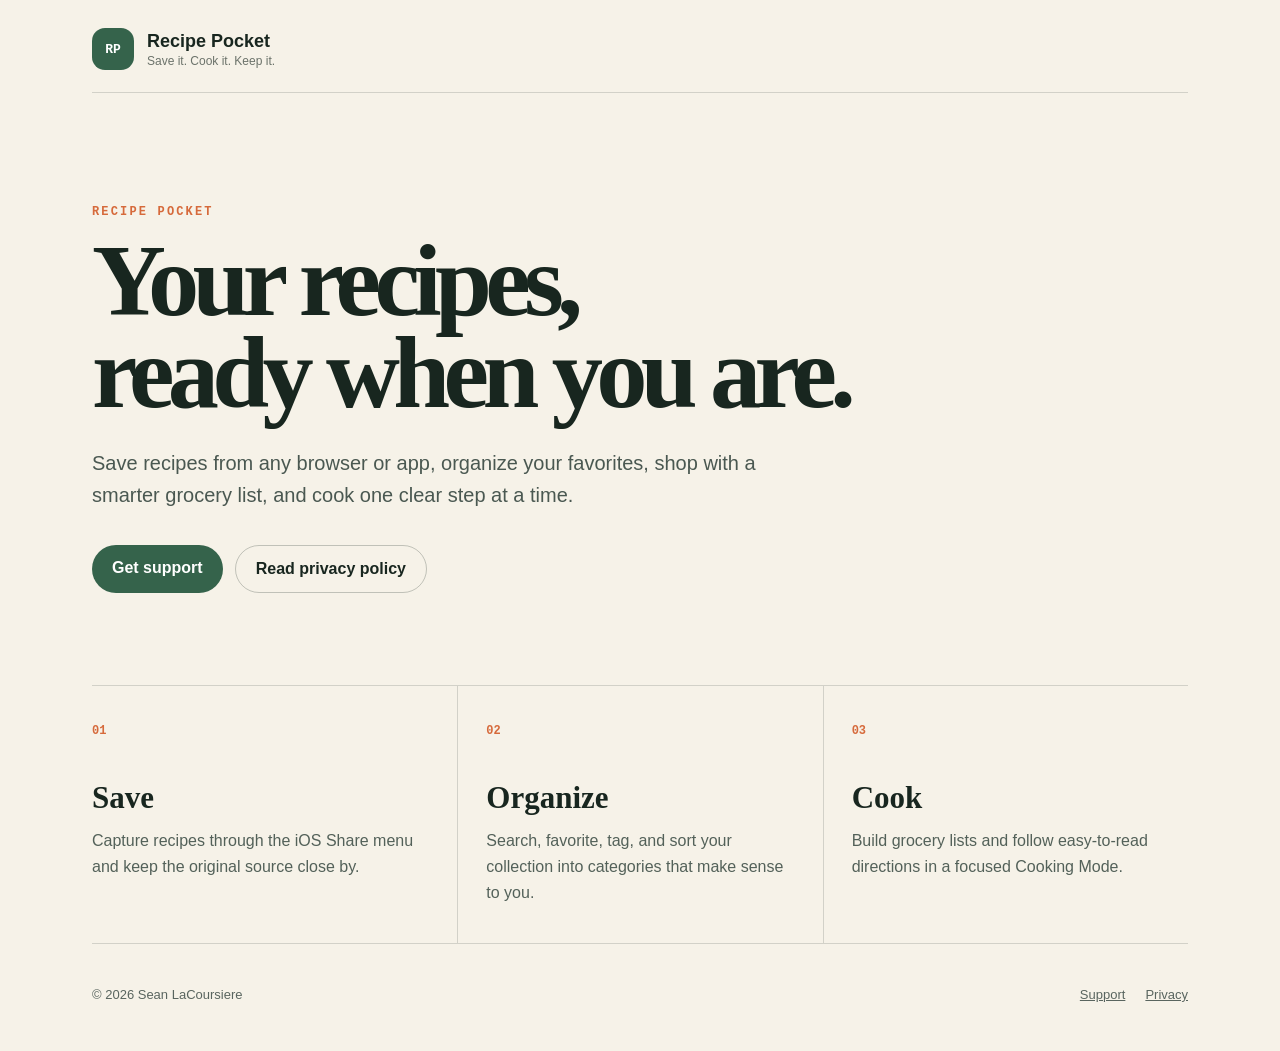
<file: index.html>
<!doctype html><html lang="en"><head><meta charset="utf-8"><meta name="viewport" content="width=device-width,initial-scale=1"><title>Recipe Pocket</title><meta name="description" content="Save, organize, shop for, and cook recipes discovered online."><link rel="stylesheet" href="styles.css"></head><body><main class="shell"><header class="brandbar"><div class="brandmark">RP</div><div><strong>Recipe Pocket</strong><span>Save it. Cook it. Keep it.</span></div></header><section class="hero"><p class="eyebrow">Recipe Pocket</p><h1>Your recipes,<br>ready when you are.</h1><p class="lede">Save recipes from any browser or app, organize your favorites, shop with a smarter grocery list, and cook one clear step at a time.</p><div class="actions"><a class="primary" href="support/">Get support</a><a class="secondary" href="privacy/">Read privacy policy</a></div></section><section class="features"><article><span>01</span><h2>Save</h2><p>Capture recipes through the iOS Share menu and keep the original source close by.</p></article><article><span>02</span><h2>Organize</h2><p>Search, favorite, tag, and sort your collection into categories that make sense to you.</p></article><article><span>03</span><h2>Cook</h2><p>Build grocery lists and follow easy-to-read directions in a focused Cooking Mode.</p></article></section><footer><p>© 2026 Sean LaCoursiere</p><nav><a href="support/">Support</a><a href="privacy/">Privacy</a></nav></footer></main></body></html>
</file>
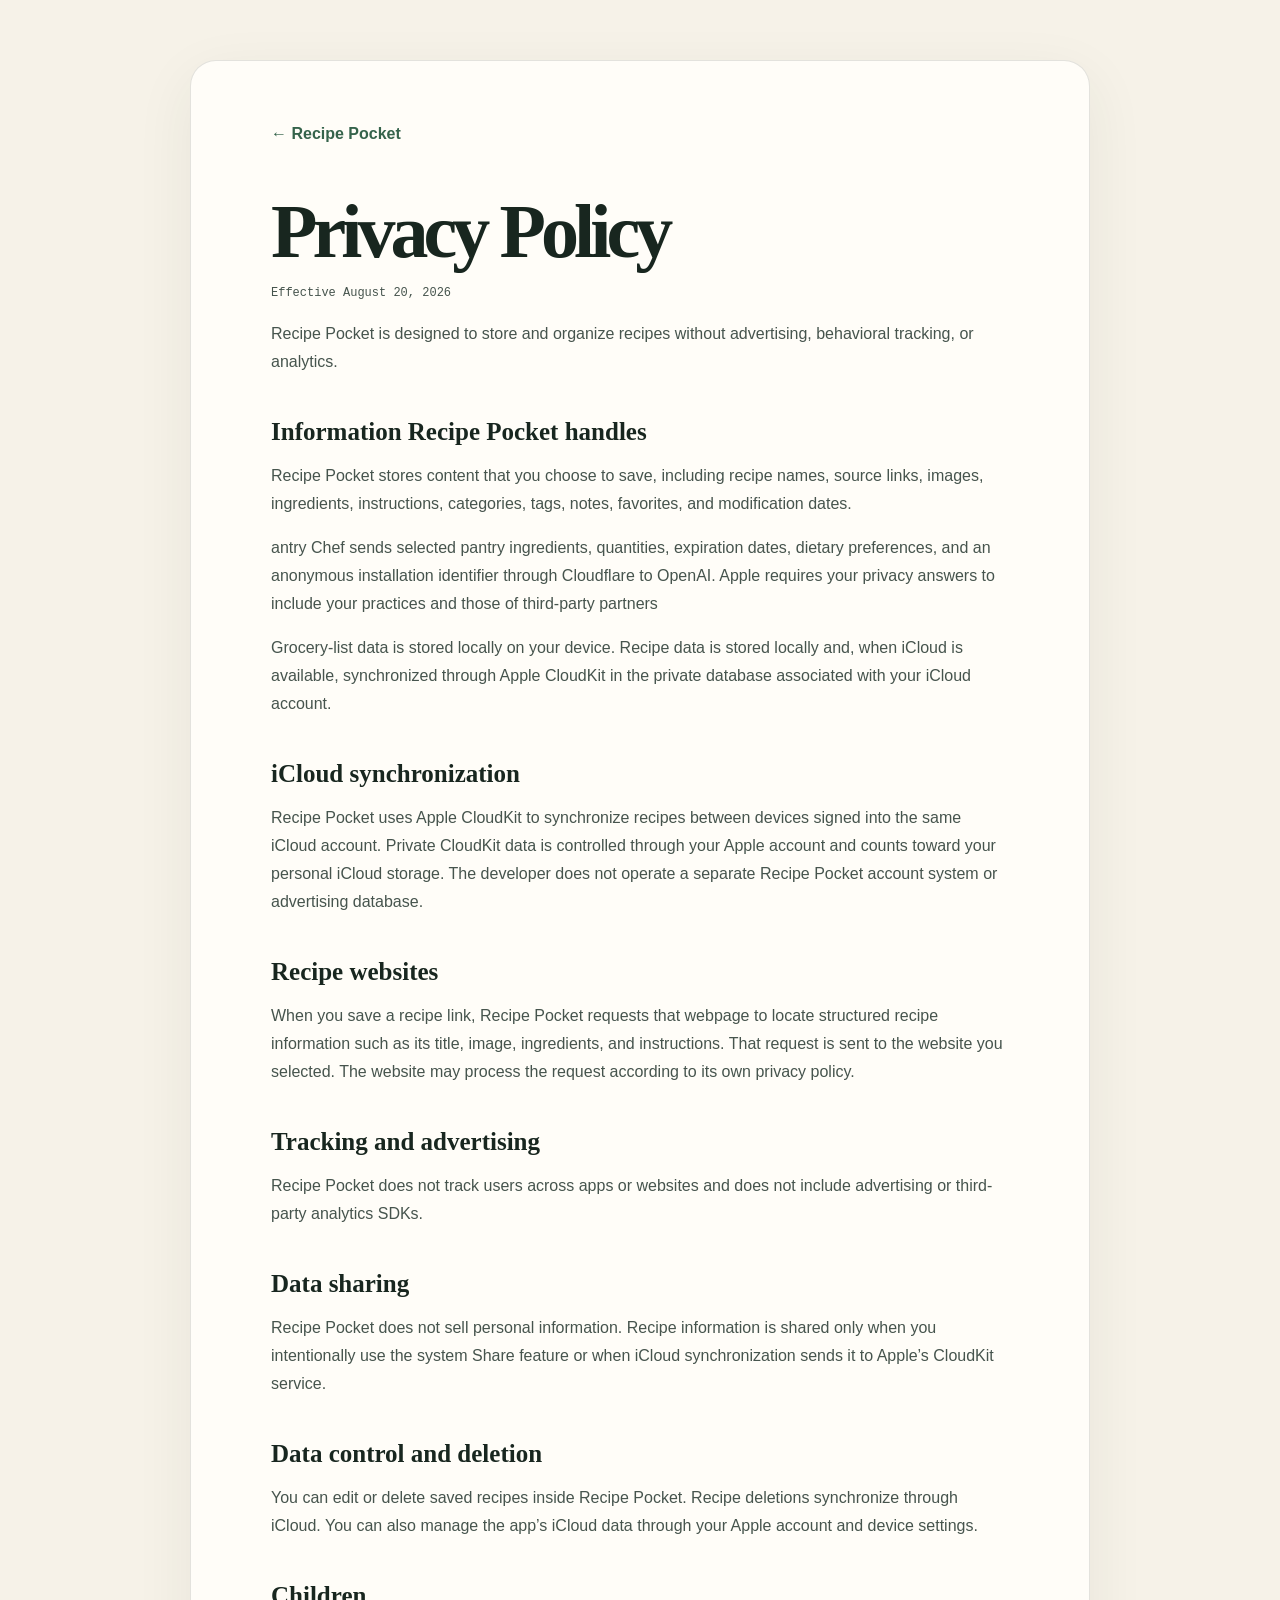
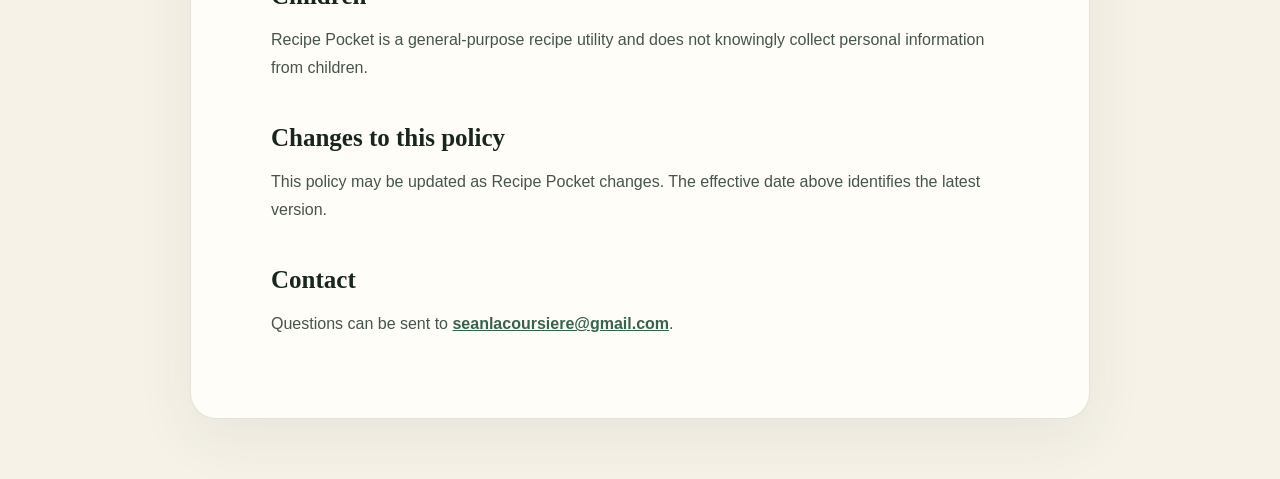
<file: privacy/index.html>
<!doctype html><html lang="en"><head><meta charset="utf-8"><meta name="viewport" content="width=device-width,initial-scale=1"><title>Privacy Policy | Recipe Pocket</title><link rel="stylesheet" href="../styles.css"></head><body><main class="document"><a class="back" href="../">← Recipe Pocket</a><h1>Privacy Policy</h1><p class="updated">Effective August 20, 2026</p><p>Recipe Pocket is designed to store and organize recipes without advertising, behavioral tracking, or analytics.</p><h2>Information Recipe Pocket handles</h2><p>Recipe Pocket stores content that you choose to save, including recipe names, source links, images, ingredients, instructions, categories, tags, notes, favorites, and modification dates.</p><p>antry Chef sends selected pantry ingredients, quantities, expiration dates, dietary preferences, and an anonymous installation identifier through Cloudflare to OpenAI. Apple requires your privacy answers to include your practices and those of third-party partners</p><p>Grocery-list data is stored locally on your device. Recipe data is stored locally and, when iCloud is available, synchronized through Apple CloudKit in the private database associated with your iCloud account.</p><h2>iCloud synchronization</h2><p>Recipe Pocket uses Apple CloudKit to synchronize recipes between devices signed into the same iCloud account. Private CloudKit data is controlled through your Apple account and counts toward your personal iCloud storage. The developer does not operate a separate Recipe Pocket account system or advertising database.</p><h2>Recipe websites</h2><p>When you save a recipe link, Recipe Pocket requests that webpage to locate structured recipe information such as its title, image, ingredients, and instructions. That request is sent to the website you selected. The website may process the request according to its own privacy policy.</p><h2>Tracking and advertising</h2><p>Recipe Pocket does not track users across apps or websites and does not include advertising or third-party analytics SDKs.</p><h2>Data sharing</h2><p>Recipe Pocket does not sell personal information. Recipe information is shared only when you intentionally use the system Share feature or when iCloud synchronization sends it to Apple’s CloudKit service.</p><h2>Data control and deletion</h2><p>You can edit or delete saved recipes inside Recipe Pocket. Recipe deletions synchronize through iCloud. You can also manage the app’s iCloud data through your Apple account and device settings.</p><h2>Children</h2><p>Recipe Pocket is a general-purpose recipe utility and does not knowingly collect personal information from children.</p><h2>Changes to this policy</h2><p>This policy may be updated as Recipe Pocket changes. The effective date above identifies the latest version.</p><h2>Contact</h2><p>Questions can be sent to <a href="mailto:seanlacoursiere@gmail.com">seanlacoursiere@gmail.com</a>.</p></main></body></html>
</file>
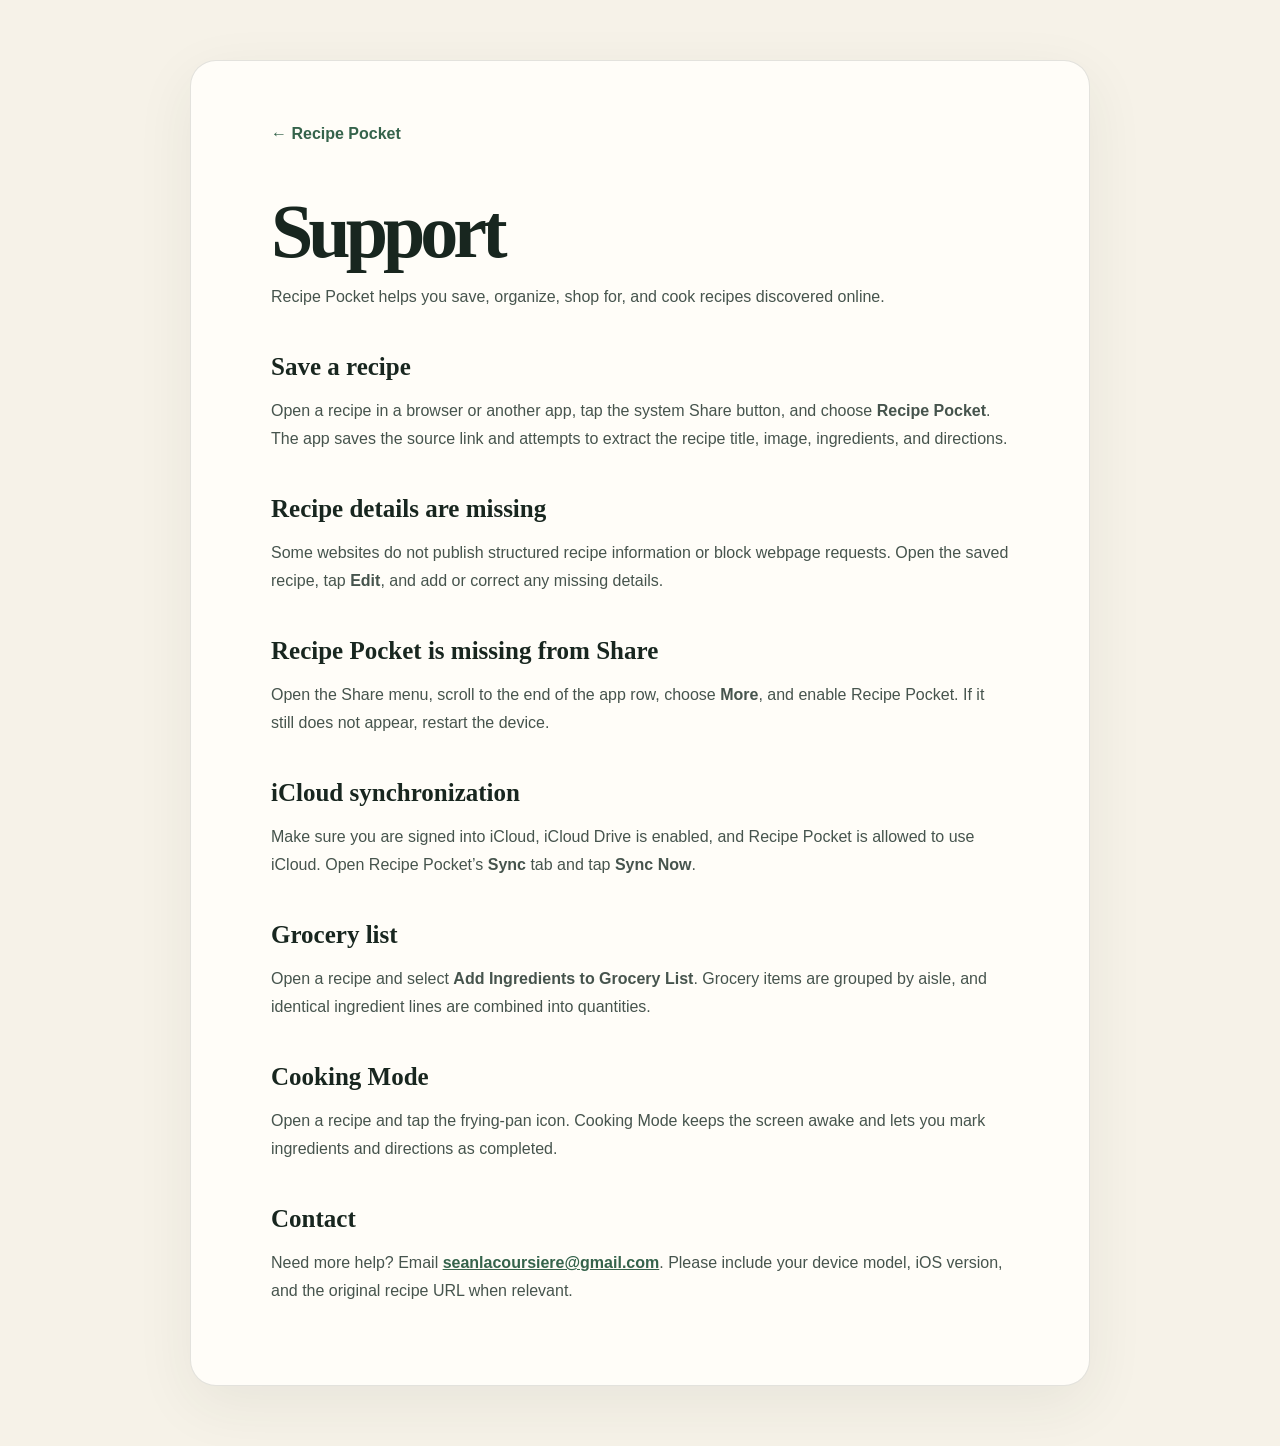
<file: support/index.html>
<!doctype html><html lang="en"><head><meta charset="utf-8"><meta name="viewport" content="width=device-width,initial-scale=1"><title>Support | Recipe Pocket</title><link rel="stylesheet" href="../styles.css"></head><body><main class="document"><a class="back" href="../">← Recipe Pocket</a><h1>Support</h1><p>Recipe Pocket helps you save, organize, shop for, and cook recipes discovered online.</p><h2>Save a recipe</h2><p>Open a recipe in a browser or another app, tap the system Share button, and choose <strong>Recipe Pocket</strong>. The app saves the source link and attempts to extract the recipe title, image, ingredients, and directions.</p><h2>Recipe details are missing</h2><p>Some websites do not publish structured recipe information or block webpage requests. Open the saved recipe, tap <strong>Edit</strong>, and add or correct any missing details.</p><h2>Recipe Pocket is missing from Share</h2><p>Open the Share menu, scroll to the end of the app row, choose <strong>More</strong>, and enable Recipe Pocket. If it still does not appear, restart the device.</p><h2>iCloud synchronization</h2><p>Make sure you are signed into iCloud, iCloud Drive is enabled, and Recipe Pocket is allowed to use iCloud. Open Recipe Pocket’s <strong>Sync</strong> tab and tap <strong>Sync Now</strong>.</p><h2>Grocery list</h2><p>Open a recipe and select <strong>Add Ingredients to Grocery List</strong>. Grocery items are grouped by aisle, and identical ingredient lines are combined into quantities.</p><h2>Cooking Mode</h2><p>Open a recipe and tap the frying-pan icon. Cooking Mode keeps the screen awake and lets you mark ingredients and directions as completed.</p><h2>Contact</h2><p>Need more help? Email <a href="mailto:seanlacoursiere@gmail.com">seanlacoursiere@gmail.com</a>. Please include your device model, iOS version, and the original recipe URL when relevant.</p></main></body></html>
</file>
<file: styles.css>
:root{--ink:#18261f;--cream:#f6f2e8;--paper:#fffdf8;--green:#35634b;--orange:#d66a3b}*{box-sizing:border-box}body{margin:0;background:var(--cream);color:var(--ink);font-family:Arial,Helvetica,sans-serif}a{color:inherit}.shell{min-height:100vh;max-width:1180px;margin:auto;padding:28px 42px}.brandbar{display:flex;align-items:center;gap:13px;border-bottom:1px solid #18261f29;padding-bottom:22px}.brandbar div:last-child{display:grid;gap:2px}.brandbar strong{font-size:18px}.brandbar span{font-size:12px;opacity:.62}.brandmark{display:grid;place-items:center;width:42px;height:42px;border-radius:13px;background:var(--green);color:white;font:bold 13px monospace}.hero{padding:100px 0 92px;max-width:850px}.eyebrow{text-transform:uppercase;letter-spacing:.18em;color:var(--orange);font:bold 12px monospace}h1{margin:16px 0 28px;font:bold clamp(54px,8vw,104px)/.9 Georgia,serif;letter-spacing:-.065em}.lede{max-width:680px;font-size:20px;line-height:1.6;color:#4a5851}.actions{display:flex;flex-wrap:wrap;gap:12px;margin-top:34px}.actions a{padding:14px 20px;border-radius:999px;font-weight:bold;text-decoration:none}.primary{color:white;background:var(--green)}.secondary{border:1px solid #18261f3d}.features{display:grid;grid-template-columns:repeat(3,1fr);border-block:1px solid #18261f29}.features article{padding:34px 28px 38px 0}.features article+article{border-left:1px solid #18261f29;padding-left:28px}.features span{color:var(--orange);font:bold 12px monospace}.features h2{margin:42px 0 12px;font:bold 31px Georgia,serif}.features p{margin:0;color:#536159;line-height:1.6}footer{display:flex;justify-content:space-between;align-items:center;padding:30px 0 8px;color:#59655f;font-size:13px}footer nav{display:flex;gap:20px}.document{max-width:900px;margin:60px auto;background:var(--paper);padding:64px clamp(25px,7vw,80px);border:1px solid #18261f1f;border-radius:26px;box-shadow:0 18px 60px #27332b12}.back,.document a{color:var(--green);font-weight:bold}.back{text-decoration:none}.document h1{font-size:clamp(48px,7vw,76px);margin:54px 0 18px}.updated{color:#718078;font:12px monospace}.document h2{margin:42px 0 10px;font:bold 25px Georgia,serif}.document p{color:#46544d;line-height:1.75}@media(max-width:720px){.shell{padding:22px}.hero{padding:72px 0 64px}.lede{font-size:17px}.features{grid-template-columns:1fr}.features article+article{border-left:0;border-top:1px solid #18261f29;padding-left:0}.features h2{margin-top:22px}.document{margin:18px;padding:32px 22px;border-radius:18px}.document h1{margin-top:40px}}
</file>
